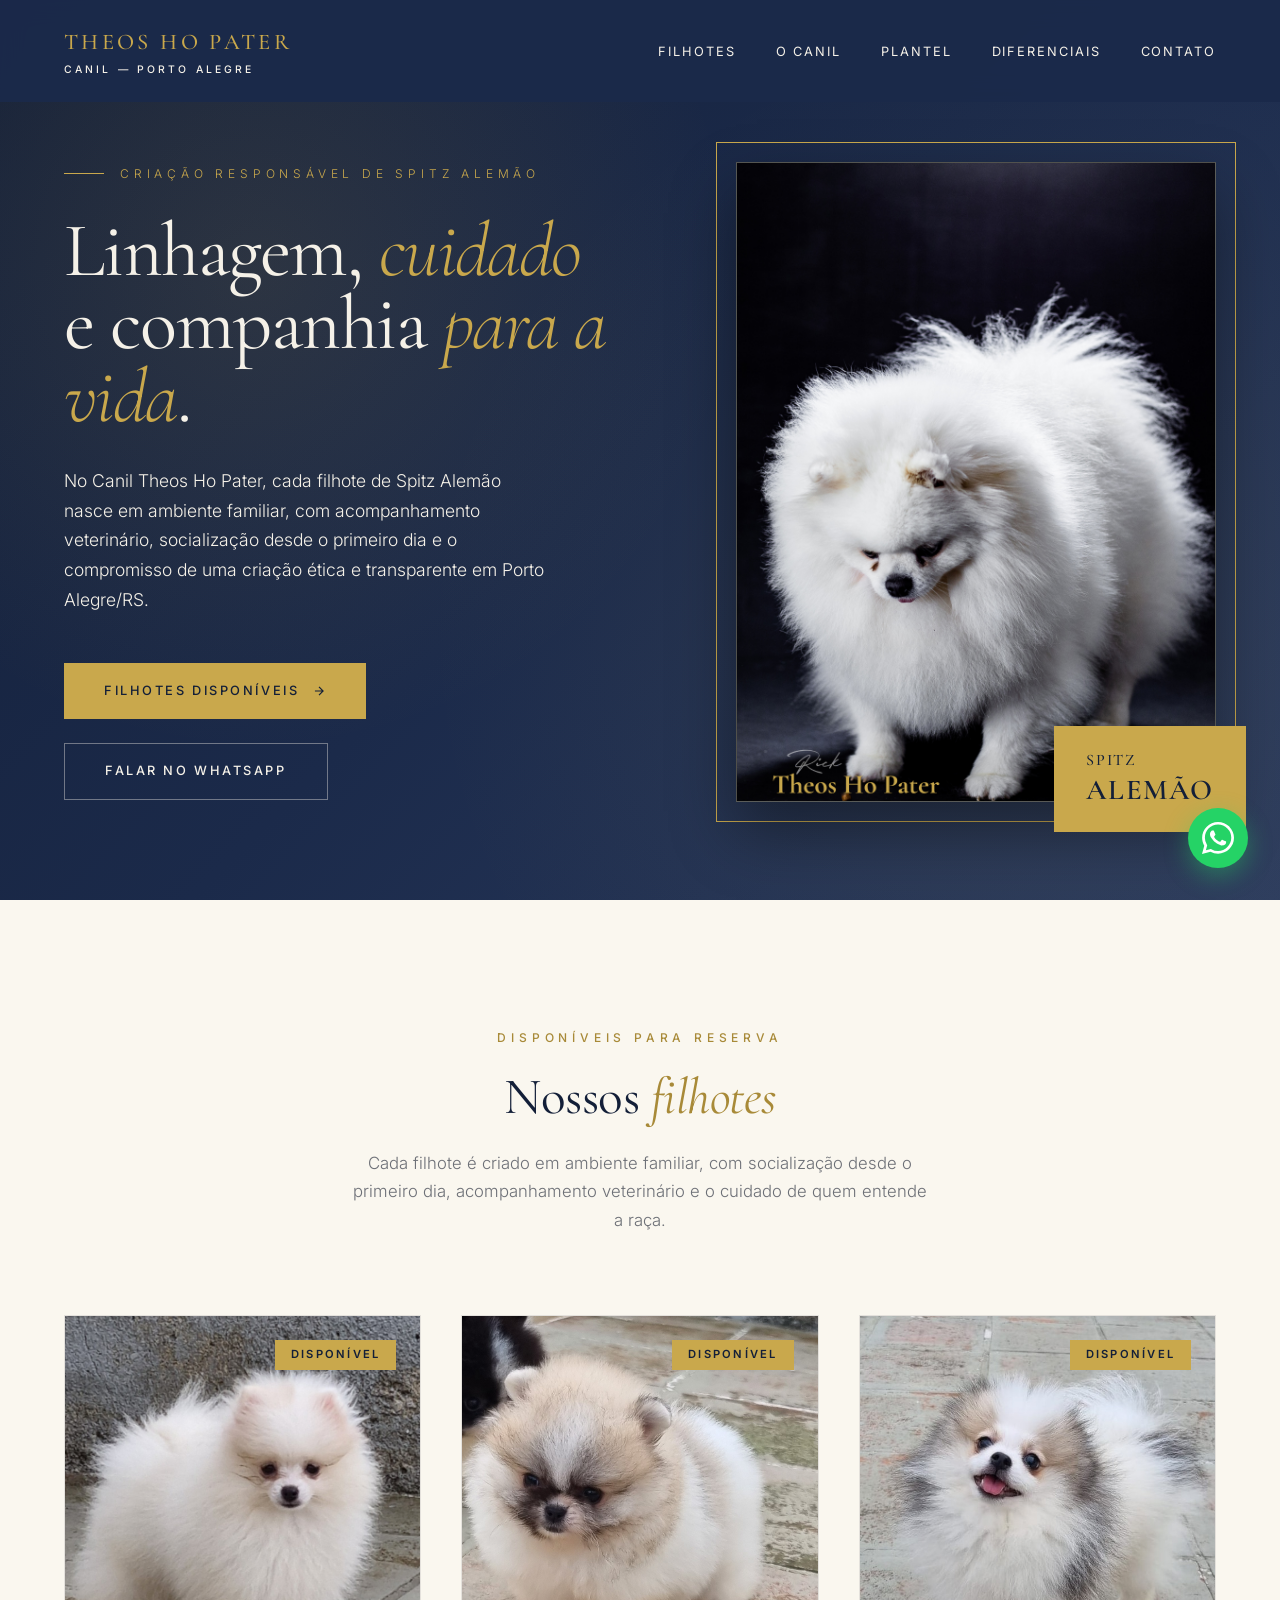
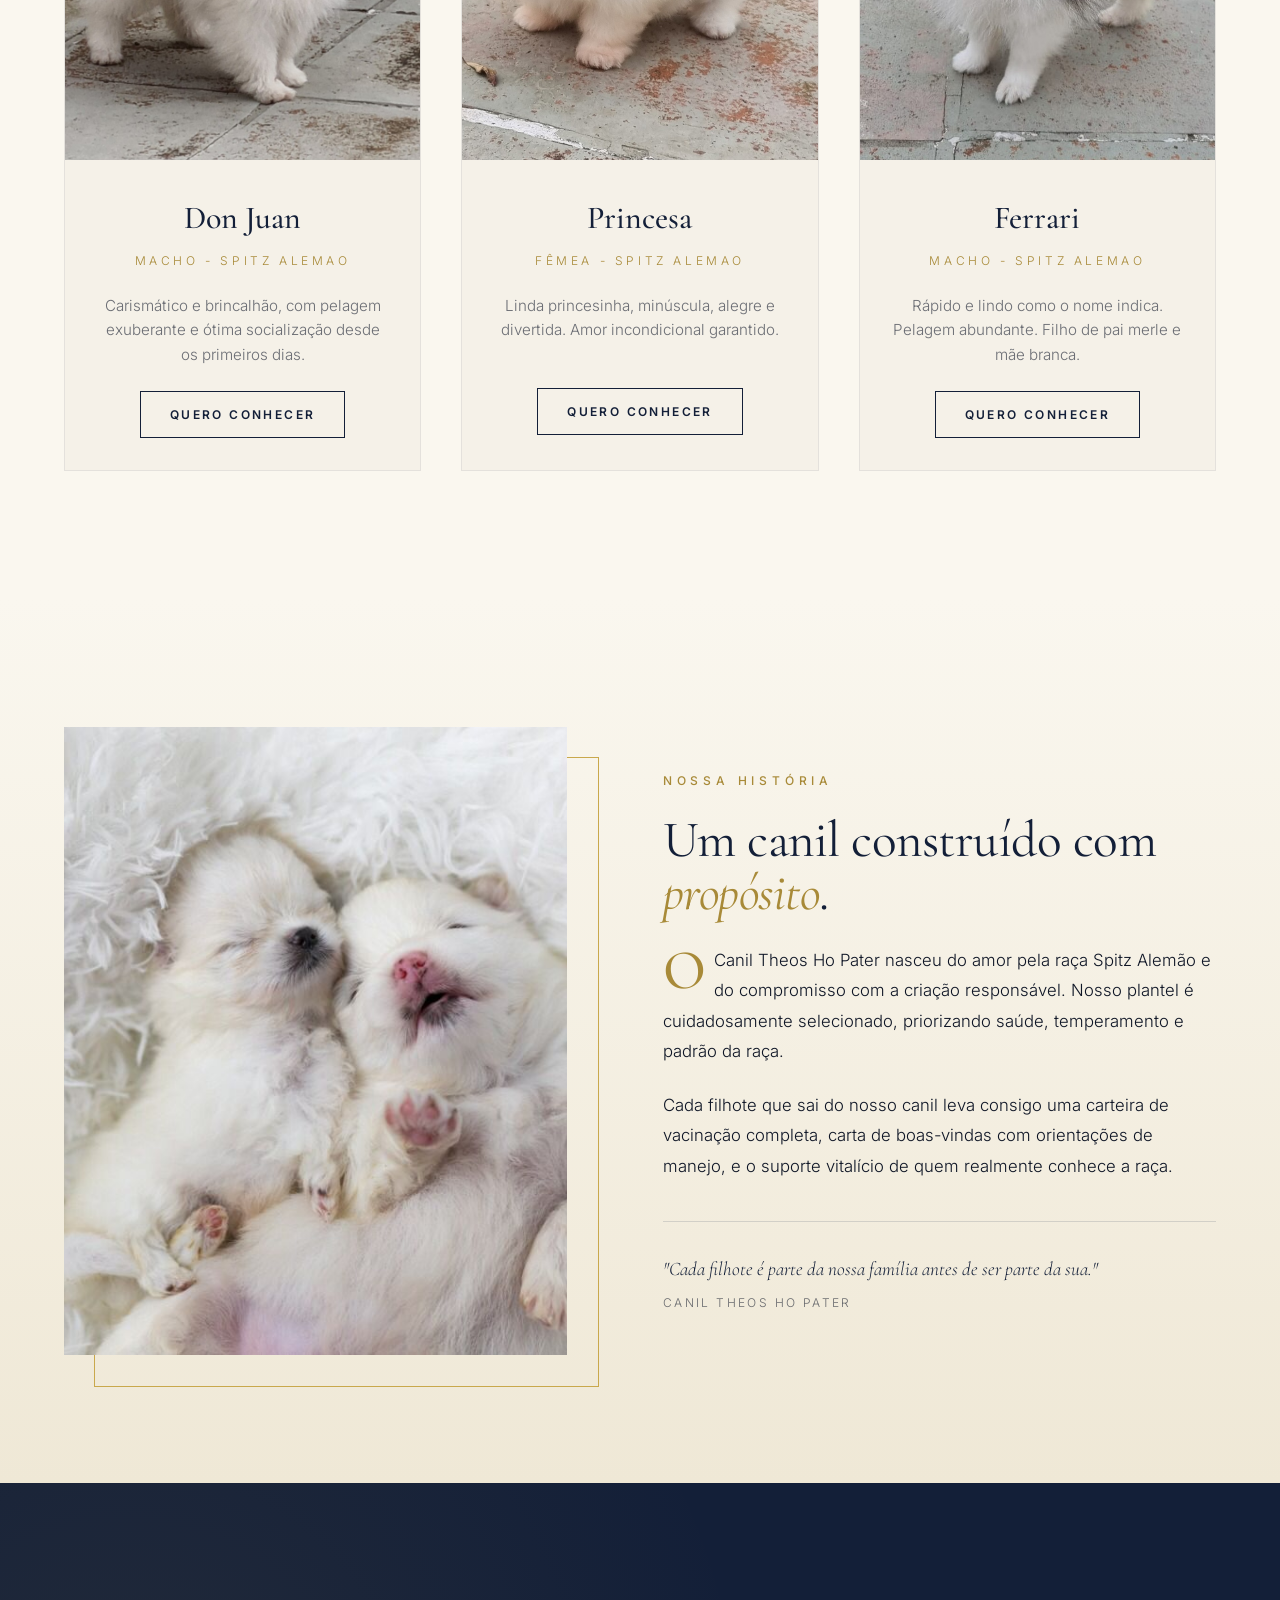
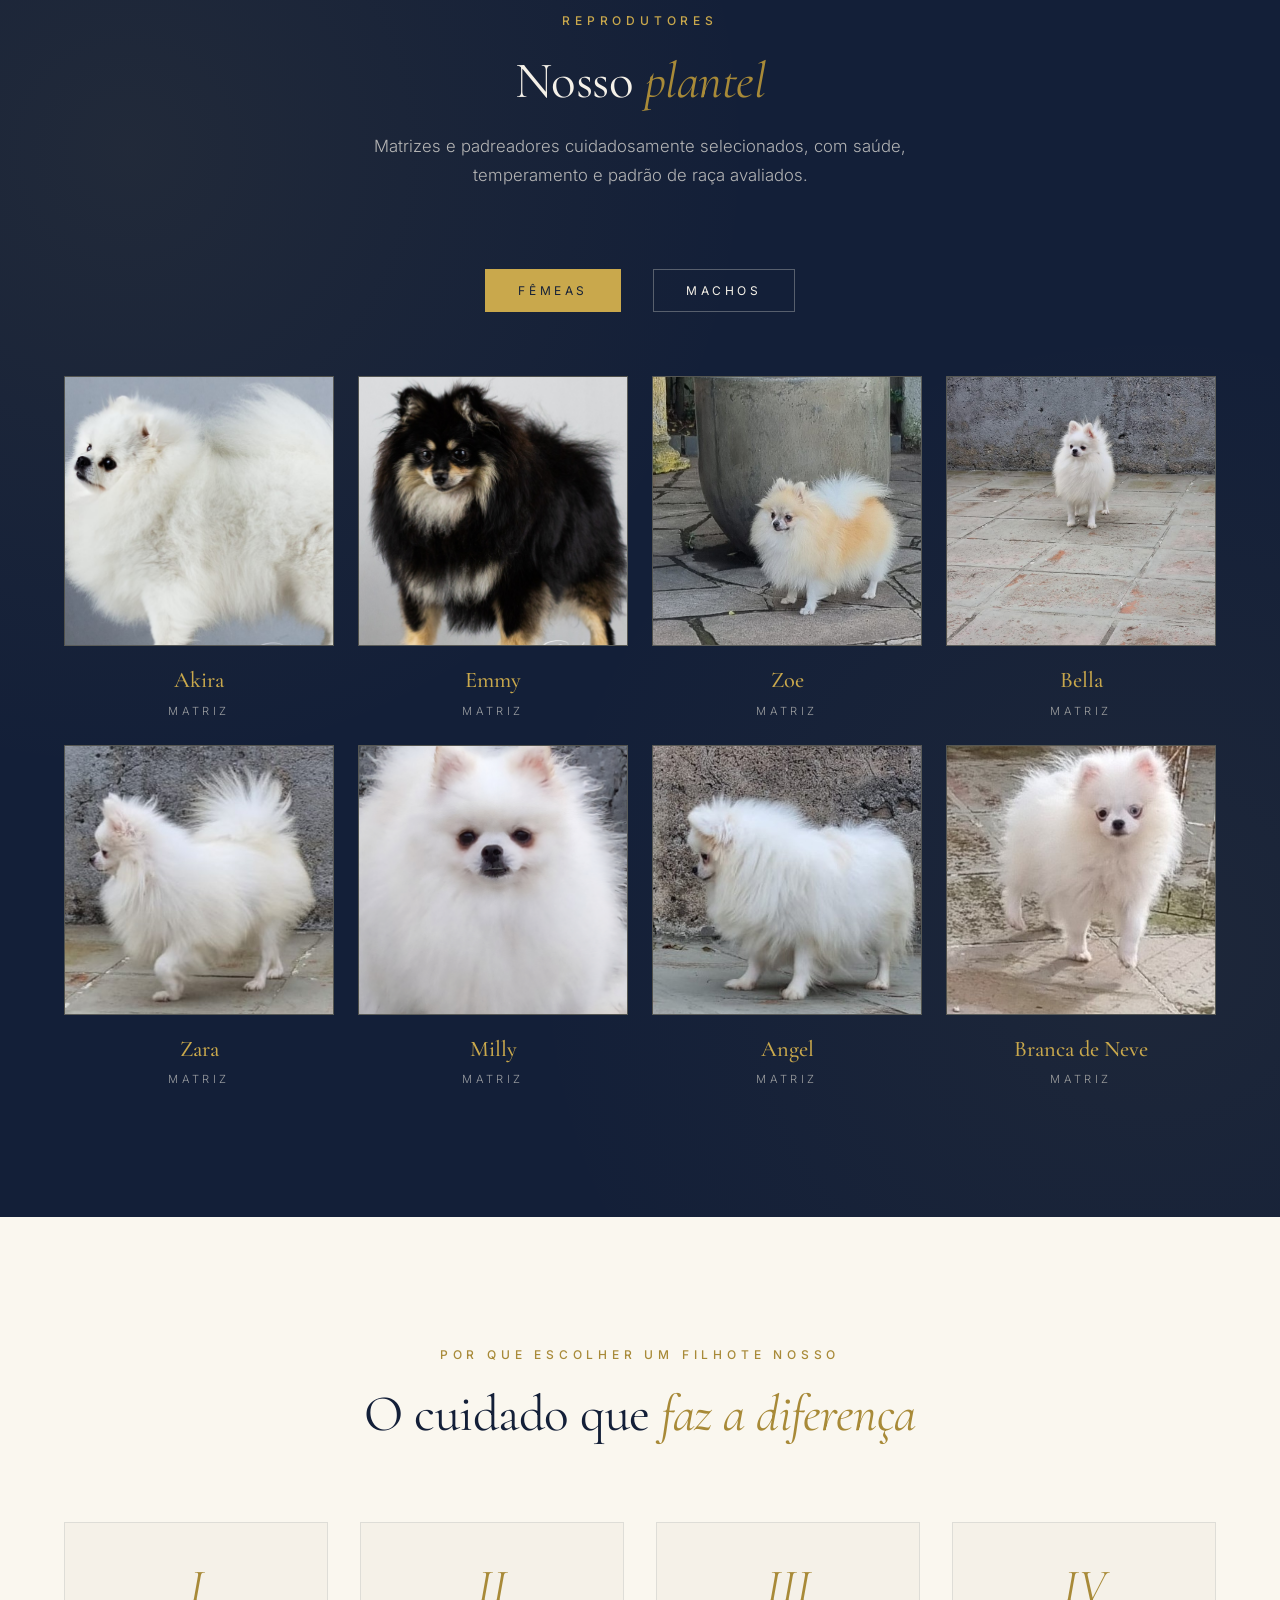
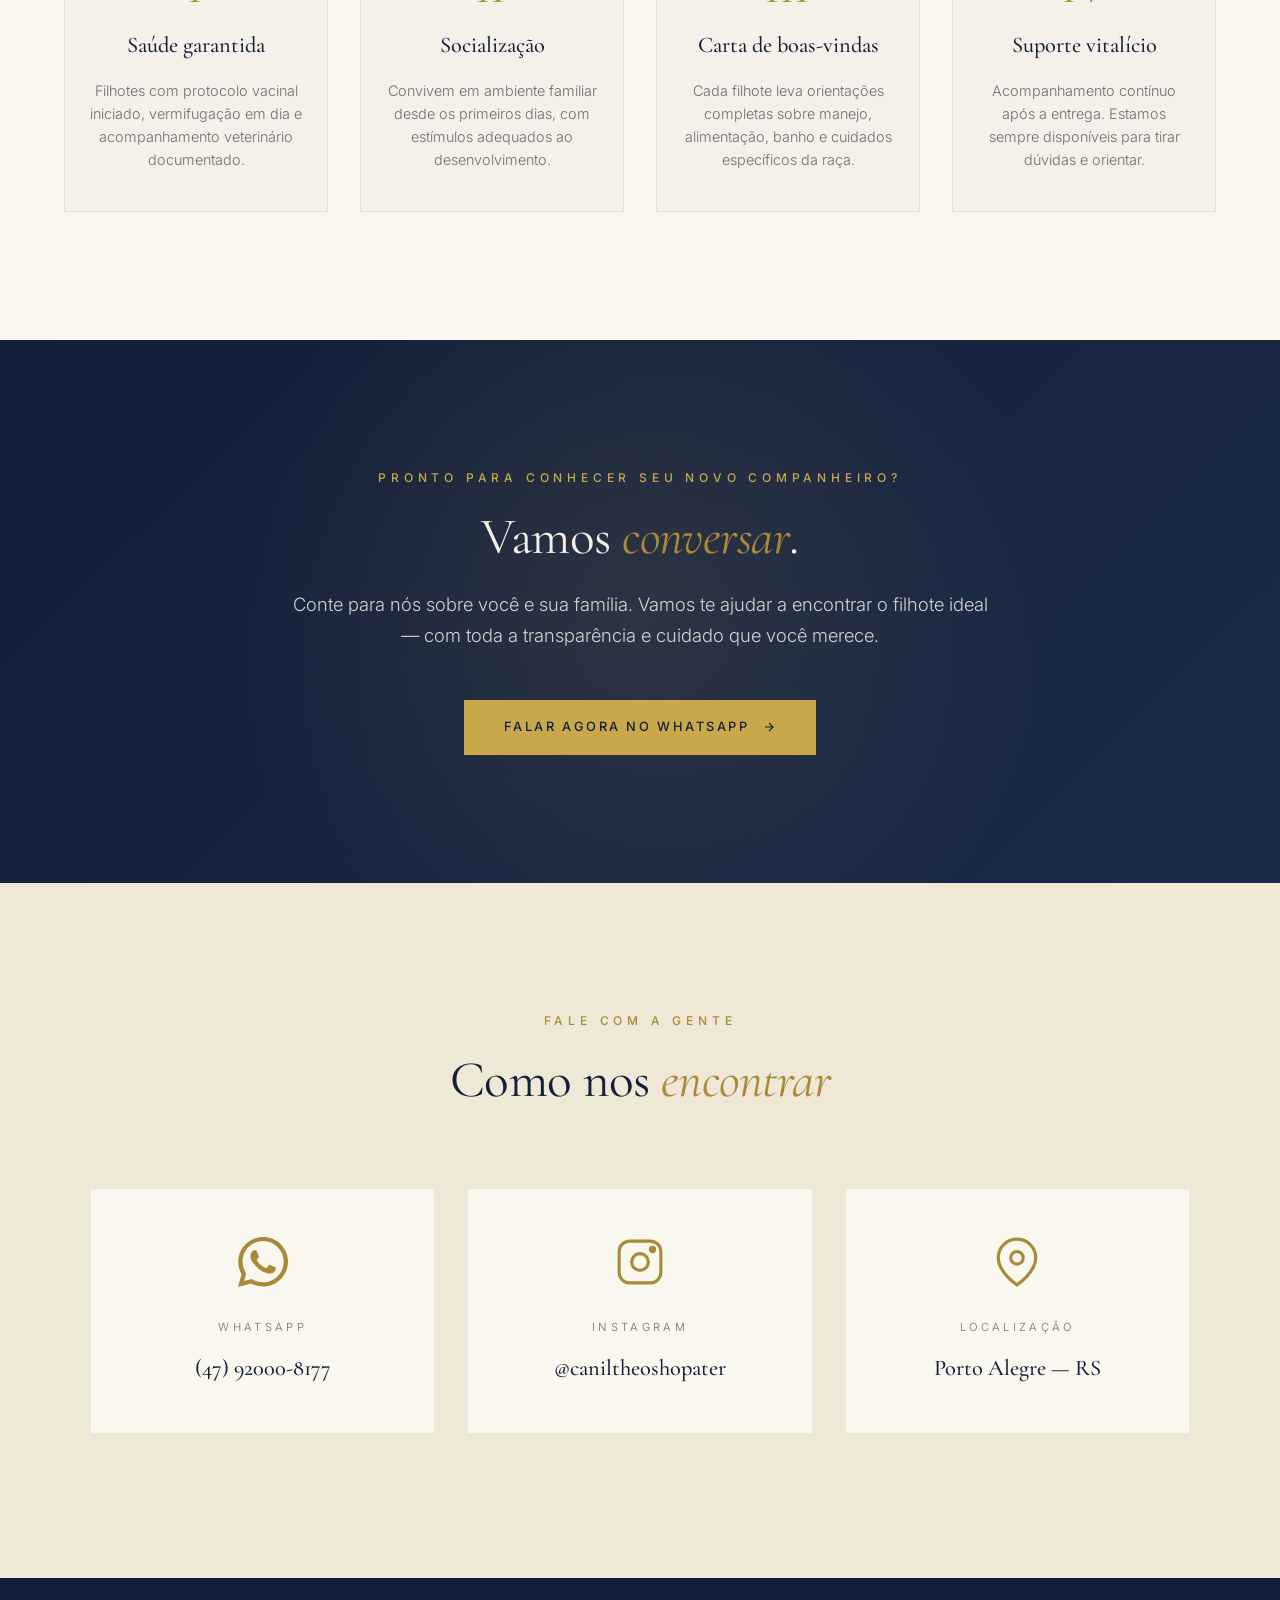
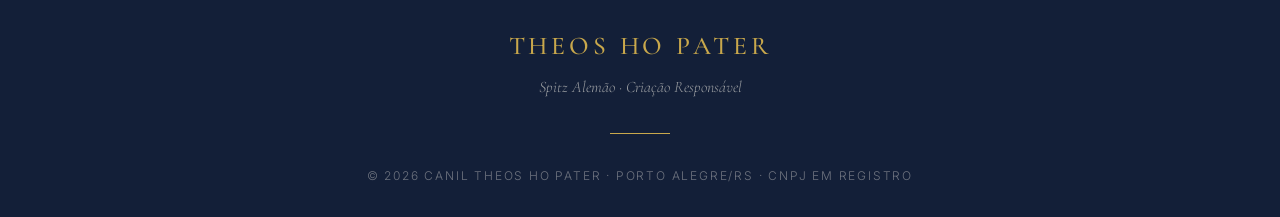
<file: index.html>
<!DOCTYPE html>
<html lang="pt-BR">
<head>
<meta charset="UTF-8">
<meta name="viewport" content="width=device-width, initial-scale=1.0">

<!-- ============ SEO PRIMARY ============ -->
<title>Canil Theos Ho Pater — Spitz Alemão (Lulu da Pomerânia) | Porto Alegre RS</title>
<meta name="description" content="Canil Theos Ho Pater — criação responsável de Spitz Alemão (Lulu da Pomerânia) em Porto Alegre/RS. Filhotes com pedigree, carteira de vacinação, suporte vitalício e atendimento personalizado.">
<meta name="keywords" content="spitz alemão, lulu da pomerânia, canil porto alegre, filhote spitz, canil theos ho pater, spitz RS, spitz Rio Grande do Sul, comprar filhote spitz alemão, canil de spitz, criador de spitz">
<meta name="author" content="Canil Theos Ho Pater">
<meta name="robots" content="index, follow, max-image-preview:large">
<meta name="googlebot" content="index, follow">
<link rel="canonical" href="https://www.caniltheoshopater.com.br/">

<!-- ============ OPEN GRAPH (Facebook, WhatsApp, Instagram) ============ -->
<meta property="og:type" content="website">
<meta property="og:url" content="https://www.caniltheoshopater.com.br/">
<meta property="og:title" content="Canil Theos Ho Pater — Spitz Alemão de linhagem">
<meta property="og:description" content="Criação responsável de Spitz Alemão (Lulu da Pomerânia) em Porto Alegre/RS. Filhotes com pedigree e suporte vitalício.">
<meta property="og:image" content="https://www.caniltheoshopater.com.br/images/og-cover.jpg">
<meta property="og:image:width" content="1200">
<meta property="og:image:height" content="630">
<meta property="og:locale" content="pt_BR">
<meta property="og:site_name" content="Canil Theos Ho Pater">

<!-- ============ TWITTER CARD ============ -->
<meta name="twitter:card" content="summary_large_image">
<meta name="twitter:title" content="Canil Theos Ho Pater — Spitz Alemão">
<meta name="twitter:description" content="Criação responsável de Spitz Alemão em Porto Alegre/RS.">
<meta name="twitter:image" content="https://www.caniltheoshopater.com.br/images/og-cover.jpg">

<!-- ============ STRUCTURED DATA — LOCAL BUSINESS ============ -->
<script type="application/ld+json">
{
  "@context": "https://schema.org",
  "@type": "PetStore",
  "name": "Canil Theos Ho Pater",
  "alternateName": "Canil Theos",
  "description": "Canil especializado em criação responsável de Spitz Alemão (Lulu da Pomerânia) em Porto Alegre/RS.",
  "url": "https://www.caniltheoshopater.com.br",
  "logo": "https://www.caniltheoshopater.com.br/images/logo.png",
  "image": "https://www.caniltheoshopater.com.br/images/og-cover.jpg",
  "telephone": "+5547920008177",
  "priceRange": "$$",
  "address": {
    "@type": "PostalAddress",
    "addressLocality": "Porto Alegre",
    "addressRegion": "RS",
    "addressCountry": "BR"
  },
  "geo": {
    "@type": "GeoCoordinates",
    "latitude": "-30.0346",
    "longitude": "-51.2177"
  },
  "areaServed": [
    {"@type": "State", "name": "Rio Grande do Sul"},
    {"@type": "State", "name": "Santa Catarina"}
  ],
  "sameAs": [
    "https://www.instagram.com/caniltheoshopater"
  ],
  "openingHoursSpecification": {
    "@type": "OpeningHoursSpecification",
    "dayOfWeek": ["Monday","Tuesday","Wednesday","Thursday","Friday","Saturday"],
    "opens": "09:00",
    "closes": "19:00"
  }
}
</script>

<!-- ============ STRUCTURED DATA — ORGANIZATION ============ -->
<script type="application/ld+json">
{
  "@context": "https://schema.org",
  "@type": "Organization",
  "name": "Canil Theos Ho Pater",
  "url": "https://www.caniltheoshopater.com.br",
  "logo": "https://www.caniltheoshopater.com.br/images/logo.png",
  "contactPoint": {
    "@type": "ContactPoint",
    "telephone": "+5547920008177",
    "contactType": "customer service",
    "areaServed": "BR",
    "availableLanguage": "Portuguese"
  }
}
</script>

<!-- ============ FAVICON ============ -->
<link rel="icon" type="image/png" href="/images/favicon.png">
<link rel="apple-touch-icon" href="/images/apple-touch-icon.png">

<!-- ============ FONTS ============ -->
<link rel="preconnect" href="https://fonts.googleapis.com">
<link rel="preconnect" href="https://fonts.gstatic.com" crossorigin>
<link href="https://fonts.googleapis.com/css2?family=Cormorant+Garamond:ital,wght@0,300;0,400;0,500;0,600;1,300;1,400&family=Inter:wght@300;400;500;600&display=swap" rel="stylesheet">

<link rel="stylesheet" href="/styles.css">
</head>
<body>

<!-- ============ NAVIGATION ============ -->
<nav id="nav">
    <div class="logo-nav">
        Theos Ho Pater
        <span>Canil — Porto Alegre</span>
    </div>
    <ul class="nav-links" id="navLinks">
        <li><a href="#filhotes">Filhotes</a></li>
        <li><a href="#sobre">O Canil</a></li>
        <li><a href="#plantel">Plantel</a></li>
        <li><a href="#diferenciais">Diferenciais</a></li>
        <li><a href="#contato">Contato</a></li>
    </ul>
    <button class="menu-toggle" onclick="toggleMenu()" aria-label="Menu">☰</button>
</nav>

<!-- ============ HERO ============ -->
<header class="hero">
    <div class="hero-content">
        <div class="hero-text">
            <div class="hero-eyebrow">Criação Responsável de Spitz Alemão</div>
            <h1>Linhagem, <em>cuidado</em><br>e companhia <em>para a vida</em>.</h1>
            <p class="hero-sub">
                No Canil Theos Ho Pater, cada filhote de Spitz Alemão nasce em ambiente familiar, com acompanhamento veterinário, socialização desde o primeiro dia e o compromisso de uma criação ética e transparente em Porto Alegre/RS.
            </p>
            <div class="hero-cta-group">
                <a href="#filhotes" class="btn-primary">
                    Filhotes disponíveis
                    <svg width="14" height="14" viewBox="0 0 24 24" fill="none" stroke="currentColor" stroke-width="2"><path d="M5 12h14M12 5l7 7-7 7"/></svg>
                </a>
                <a href="https://wa.me/5547920008177?text=Ol%C3%A1!%20Vim%20pelo%20site%20do%20canil%20e%20gostaria%20de%20mais%20informa%C3%A7%C3%B5es." class="btn-secondary" target="_blank" rel="noopener">
                    Falar no WhatsApp
                </a>
            </div>
        </div>
        <div class="hero-image-wrap">
            <div class="hero-frame"></div>
            <div class="hero-image" id="hero-image">
                <!-- Imagem carregada dinamicamente -->
                <div class="hero-image-placeholder">
                    <svg viewBox="0 0 24 24" fill="none" stroke="currentColor" stroke-width="1.5">
                        <path d="M4.5 12.5c0-1.5 1-3 2.5-3s2.5 1.5 2.5 3M14.5 12.5c0-1.5 1-3 2.5-3s2.5 1.5 2.5 3M8 16.5c0-1.5 1-3 2.5-3s2.5 1.5 2.5 3M16 16.5c-1 1-3 1.5-4 1.5s-3-.5-4-1.5"/>
                        <ellipse cx="12" cy="14" rx="4" ry="3"/>
                    </svg>
                    <p>Foto em destaque</p>
                </div>
            </div>
            <div class="hero-badge">
                Spitz<br><strong>Alemão</strong>
            </div>
        </div>
    </div>
</header>

<main>

<!-- ============ FILHOTES ============ -->
<section class="filhotes" id="filhotes" aria-labelledby="filhotes-title">
    <div class="section-header fade-in">
        <div class="section-eyebrow">Disponíveis para Reserva</div>
        <h2 class="section-title" id="filhotes-title">Nossos <em>filhotes</em></h2>
        <p class="section-desc">
            Cada filhote é criado em ambiente familiar, com socialização desde o primeiro dia, acompanhamento veterinário e o cuidado de quem entende a raça.
        </p>
    </div>

    <div class="filhotes-grid" id="filhotes-grid">
        <!-- Cards carregados dinamicamente -->
    </div>
</section>

<!-- ============ SOBRE ============ -->
<section class="sobre" id="sobre" aria-labelledby="sobre-title">
    <div class="sobre-grid">
        <div class="sobre-visual fade-in">
            <div class="sobre-visual-main" id="sobre-image">
                <svg viewBox="0 0 24 24" fill="none" stroke="currentColor" stroke-width="1"><path d="M12 2L4 7l8 5 8-5-8-5z"/><path d="M4 17l8 5 8-5"/><path d="M4 12l8 5 8-5"/></svg>
            </div>
        </div>
        <div class="sobre-content fade-in">
            <div class="section-eyebrow">Nossa História</div>
            <h2 class="section-title" id="sobre-title">Um canil construído com <em>propósito</em>.</h2>
            <p class="sobre-text">
                O Canil Theos Ho Pater nasceu do amor pela raça Spitz Alemão e do compromisso com a criação responsável. Nosso plantel é cuidadosamente selecionado, priorizando saúde, temperamento e padrão da raça.
            </p>
            <p class="sobre-text">
                Cada filhote que sai do nosso canil leva consigo uma carteira de vacinação completa, carta de boas-vindas com orientações de manejo, e o suporte vitalício de quem realmente conhece a raça.
            </p>
            <div class="sobre-signature">
                "Cada filhote é parte da nossa família antes de ser parte da sua."
                <span>Canil Theos Ho Pater</span>
            </div>
        </div>
    </div>
</section>

<!-- ============ PLANTEL ============ -->
<section class="plantel" id="plantel" aria-labelledby="plantel-title">
    <div class="section-header fade-in">
        <div class="section-eyebrow">Reprodutores</div>
        <h2 class="section-title" id="plantel-title">Nosso <em>plantel</em></h2>
        <p class="section-desc">
            Matrizes e padreadores cuidadosamente selecionados, com saúde, temperamento e padrão de raça avaliados.
        </p>
    </div>

    <div class="plantel-tabs">
        <button class="plantel-tab active" onclick="showPlantel('femeas', this)">Fêmeas</button>
        <button class="plantel-tab" onclick="showPlantel('machos', this)">Machos</button>
    </div>

    <div class="plantel-grid" id="plantel-femeas"></div>
    <div class="plantel-grid" id="plantel-machos" style="display:none"></div>
</section>

<!-- ============ DIFERENCIAIS ============ -->
<section class="diferenciais" id="diferenciais" aria-labelledby="dif-title">
    <div class="section-header fade-in">
        <div class="section-eyebrow">Por que escolher um filhote nosso</div>
        <h2 class="section-title" id="dif-title">O cuidado que <em>faz a diferença</em></h2>
    </div>

    <div class="dif-grid">
        <div class="dif-card fade-in">
            <div class="dif-number">I</div>
            <h3 class="dif-title">Saúde garantida</h3>
            <p class="dif-text">Filhotes com protocolo vacinal iniciado, vermifugação em dia e acompanhamento veterinário documentado.</p>
        </div>
        <div class="dif-card fade-in">
            <div class="dif-number">II</div>
            <h3 class="dif-title">Socialização</h3>
            <p class="dif-text">Convivem em ambiente familiar desde os primeiros dias, com estímulos adequados ao desenvolvimento.</p>
        </div>
        <div class="dif-card fade-in">
            <div class="dif-number">III</div>
            <h3 class="dif-title">Carta de boas-vindas</h3>
            <p class="dif-text">Cada filhote leva orientações completas sobre manejo, alimentação, banho e cuidados específicos da raça.</p>
        </div>
        <div class="dif-card fade-in">
            <div class="dif-number">IV</div>
            <h3 class="dif-title">Suporte vitalício</h3>
            <p class="dif-text">Acompanhamento contínuo após a entrega. Estamos sempre disponíveis para tirar dúvidas e orientar.</p>
        </div>
    </div>
</section>

<!-- ============ CTA FINAL ============ -->
<section class="cta-final" aria-labelledby="cta-title">
    <div class="cta-final-content">
        <div class="section-eyebrow">Pronto para conhecer seu novo companheiro?</div>
        <h2 class="section-title" id="cta-title">Vamos <em>conversar</em>.</h2>
        <p class="cta-final-text">
            Conte para nós sobre você e sua família. Vamos te ajudar a encontrar o filhote ideal — com toda a transparência e cuidado que você merece.
        </p>
        <a href="https://wa.me/5547920008177?text=Ol%C3%A1!%20Vim%20pelo%20site%20e%20gostaria%20de%20saber%20mais%20sobre%20os%20filhotes." class="btn-primary" target="_blank" rel="noopener">
            Falar agora no WhatsApp
            <svg width="14" height="14" viewBox="0 0 24 24" fill="none" stroke="currentColor" stroke-width="2"><path d="M5 12h14M12 5l7 7-7 7"/></svg>
        </a>
    </div>
</section>

<!-- ============ CONTATO ============ -->
<section class="contato" id="contato" aria-labelledby="contato-title">
    <div class="section-header fade-in">
        <div class="section-eyebrow">Fale com a gente</div>
        <h2 class="section-title" id="contato-title">Como nos <em>encontrar</em></h2>
    </div>

    <div class="contato-grid">
        <a href="https://wa.me/5547920008177" class="contato-card fade-in" target="_blank" rel="noopener">
            <svg class="contato-icon" viewBox="0 0 24 24" fill="currentColor" aria-hidden="true"><path d="M17.498 14.382c-.301-.15-1.767-.867-2.04-.966-.273-.101-.473-.15-.673.15-.197.295-.771.964-.944 1.162-.175.195-.349.21-.646.075-.3-.15-1.263-.465-2.403-1.485-.888-.795-1.484-1.77-1.66-2.07-.174-.3-.019-.465.13-.615.136-.135.301-.345.451-.523.146-.181.194-.301.297-.496.1-.21.049-.375-.025-.524-.075-.15-.672-1.62-.922-2.206-.24-.584-.487-.51-.672-.51-.172-.015-.371-.015-.571-.015-.2 0-.523.074-.797.359-.273.3-1.045 1.02-1.045 2.475s1.07 2.865 1.219 3.075c.149.195 2.105 3.195 5.1 4.485.714.3 1.27.48 1.704.629.714.227 1.365.195 1.88.121.574-.091 1.767-.721 2.016-1.426.255-.705.255-1.29.18-1.425-.074-.135-.27-.21-.57-.345m-5.446 7.443h-.016a9.87 9.87 0 0 1-5.031-1.378l-.361-.214-3.741.971.999-3.648-.235-.374a9.86 9.86 0 0 1-1.51-5.26c.001-5.45 4.436-9.884 9.888-9.884 2.64 0 5.122 1.03 6.988 2.898a9.825 9.825 0 0 1 2.893 6.994c-.003 5.45-4.437 9.885-9.885 9.885M20.52 3.449C18.24 1.245 15.24 0 12.045 0 5.463 0 .104 5.334.101 11.893c0 2.096.549 4.14 1.595 5.945L0 24l6.335-1.652a12.062 12.062 0 0 0 5.71 1.447h.006c6.585 0 11.946-5.336 11.949-11.896 0-3.176-1.24-6.165-3.495-8.411"/></svg>
            <div class="contato-label">WhatsApp</div>
            <div class="contato-value">(47) 92000-8177</div>
        </a>

        <a href="https://instagram.com/caniltheoshopater" class="contato-card fade-in" target="_blank" rel="noopener">
            <svg class="contato-icon" viewBox="0 0 24 24" fill="none" stroke="currentColor" stroke-width="1.5" aria-hidden="true"><rect x="2" y="2" width="20" height="20" rx="5"/><circle cx="12" cy="12" r="4"/><circle cx="18" cy="6" r="1" fill="currentColor"/></svg>
            <div class="contato-label">Instagram</div>
            <div class="contato-value">@caniltheoshopater</div>
        </a>

        <div class="contato-card fade-in" style="cursor:default">
            <svg class="contato-icon" viewBox="0 0 24 24" fill="none" stroke="currentColor" stroke-width="1.5" aria-hidden="true"><path d="M21 10c0 7-9 13-9 13s-9-6-9-13a9 9 0 0118 0z"/><circle cx="12" cy="10" r="3"/></svg>
            <div class="contato-label">Localização</div>
            <div class="contato-value">Porto Alegre — RS</div>
        </div>
    </div>
</section>

</main>

<!-- ============ FOOTER ============ -->
<footer>
    <div class="footer-logo">Theos Ho Pater</div>
    <p class="footer-tagline">Spitz Alemão · Criação Responsável</p>
    <div class="footer-divider"></div>
    <div class="footer-bottom">© 2026 Canil Theos Ho Pater · Porto Alegre/RS · CNPJ em registro</div>
</footer>

<!-- ============ WHATSAPP FLOATING ============ -->
<a href="https://wa.me/5547920008177?text=Ol%C3%A1!%20Vim%20pelo%20site%20do%20canil." class="whatsapp-float" target="_blank" rel="noopener" aria-label="Falar no WhatsApp">
    <svg viewBox="0 0 24 24" fill="currentColor" aria-hidden="true"><path d="M17.498 14.382c-.301-.15-1.767-.867-2.04-.966-.273-.101-.473-.15-.673.15-.197.295-.771.964-.944 1.162-.175.195-.349.21-.646.075-.3-.15-1.263-.465-2.403-1.485-.888-.795-1.484-1.77-1.66-2.07-.174-.3-.019-.465.13-.615.136-.135.301-.345.451-.523.146-.181.194-.301.297-.496.1-.21.049-.375-.025-.524-.075-.15-.672-1.62-.922-2.206-.24-.584-.487-.51-.672-.51-.172-.015-.371-.015-.571-.015-.2 0-.523.074-.797.359-.273.3-1.045 1.02-1.045 2.475s1.07 2.865 1.219 3.075c.149.195 2.105 3.195 5.1 4.485.714.3 1.27.48 1.704.629.714.227 1.365.195 1.88.121.574-.091 1.767-.721 2.016-1.426.255-.705.255-1.29.18-1.425-.074-.135-.27-.21-.57-.345m-5.446 7.443h-.016a9.87 9.87 0 0 1-5.031-1.378l-.361-.214-3.741.971.999-3.648-.235-.374a9.86 9.86 0 0 1-1.51-5.26c.001-5.45 4.436-9.884 9.888-9.884 2.64 0 5.122 1.03 6.988 2.898a9.825 9.825 0 0 1 2.893 6.994c-.003 5.45-4.437 9.885-9.885 9.885M20.52 3.449C18.24 1.245 15.24 0 12.045 0 5.463 0 .104 5.334.101 11.893c0 2.096.549 4.14 1.595 5.945L0 24l6.335-1.652a12.062 12.062 0 0 0 5.71 1.447h.006c6.585 0 11.946-5.336 11.949-11.896 0-3.176-1.24-6.165-3.495-8.411"/></svg>
</a>

<script src="/site.js" defer></script>

</body>
</html>
</file>
<file: styles.css>
:root {
    --navy: #1B2A4A;
    --navy-deep: #131F38;
    --navy-soft: #2A3B5F;
    --gold: #C9A84C;
    --gold-soft: #D4B968;
    --gold-deep: #A88A38;
    --cream: #F5F1E8;
    --cream-warm: #EFE8D6;
    --ink: #0F1626;
    --paper: #FAF7EF;
    --muted: rgba(15, 22, 38, 0.6);
}

* { margin: 0; padding: 0; box-sizing: border-box; }

html { scroll-behavior: smooth; }

body {
    font-family: 'Inter', -apple-system, BlinkMacSystemFont, sans-serif;
    font-weight: 300;
    color: var(--ink);
    background: var(--paper);
    line-height: 1.6;
    overflow-x: hidden;
}

img { max-width: 100%; display: block; }

.serif { font-family: 'Cormorant Garamond', serif; }

/* ============ NAVIGATION ============ */
nav {
    position: fixed;
    top: 0;
    left: 0;
    right: 0;
    z-index: 100;
    padding: 1.5rem 4rem;
    display: flex;
    justify-content: space-between;
    align-items: center;
    background: rgba(27, 42, 74, 0.95);
    backdrop-filter: blur(12px);
    -webkit-backdrop-filter: blur(12px);
    transition: padding 0.3s ease;
}

nav.scrolled { padding: 1rem 4rem; }

.logo-nav {
    font-family: 'Cormorant Garamond', serif;
    font-size: 1.4rem;
    color: var(--gold);
    letter-spacing: 0.15em;
    text-transform: uppercase;
    font-weight: 500;
}

.logo-nav span { display: block; font-size: 0.65rem; letter-spacing: 0.3em; color: var(--cream); margin-top: 2px; font-family: 'Inter', sans-serif; }

.nav-links { display: flex; gap: 2.5rem; list-style: none; }

.nav-links a {
    color: var(--cream);
    text-decoration: none;
    font-size: 0.8rem;
    letter-spacing: 0.15em;
    text-transform: uppercase;
    font-weight: 400;
    position: relative;
    transition: color 0.3s;
}

.nav-links a::after {
    content: '';
    position: absolute;
    bottom: -6px;
    left: 0;
    width: 0;
    height: 1px;
    background: var(--gold);
    transition: width 0.3s ease;
}

.nav-links a:hover { color: var(--gold); }
.nav-links a:hover::after { width: 100%; }

.menu-toggle { display: none; background: none; border: none; color: var(--cream); font-size: 1.5rem; cursor: pointer; }

/* ============ HERO ============ */
.hero {
    min-height: 100vh;
    background: linear-gradient(135deg, var(--navy-deep) 0%, var(--navy) 50%, var(--navy-soft) 100%);
    position: relative;
    display: flex;
    align-items: center;
    padding: 8rem 4rem 4rem;
    overflow: hidden;
}

.hero::before {
    content: '';
    position: absolute;
    inset: 0;
    background-image:
        radial-gradient(circle at 20% 30%, rgba(201, 168, 76, 0.12), transparent 40%),
        radial-gradient(circle at 80% 70%, rgba(201, 168, 76, 0.08), transparent 50%);
    pointer-events: none;
}

.hero-content {
    max-width: 1400px;
    margin: 0 auto;
    width: 100%;
    display: grid;
    grid-template-columns: 1.2fr 1fr;
    gap: 6rem;
    align-items: center;
    position: relative;
    z-index: 2;
}

.hero-eyebrow {
    color: var(--gold);
    font-size: 0.75rem;
    letter-spacing: 0.4em;
    text-transform: uppercase;
    margin-bottom: 2rem;
    display: flex;
    align-items: center;
    gap: 1rem;
    opacity: 0;
    animation: fadeUp 1s ease 0.2s forwards;
}

.hero-eyebrow::before {
    content: '';
    width: 40px;
    height: 1px;
    background: var(--gold);
}

.hero h1 {
    font-family: 'Cormorant Garamond', serif;
    font-size: clamp(3rem, 6vw, 5.5rem);
    line-height: 0.95;
    color: var(--cream);
    font-weight: 400;
    margin-bottom: 2rem;
    letter-spacing: -0.02em;
    opacity: 0;
    animation: fadeUp 1s ease 0.4s forwards;
}

.hero h1 em {
    font-style: italic;
    color: var(--gold);
    font-weight: 300;
}

.hero-sub {
    color: var(--cream);
    font-size: 1.1rem;
    line-height: 1.7;
    max-width: 480px;
    margin-bottom: 3rem;
    opacity: 0;
    animation: fadeUp 1s ease 0.6s forwards;
    font-weight: 300;
}

.hero-cta-group {
    display: flex;
    gap: 1.5rem;
    flex-wrap: wrap;
    opacity: 0;
    animation: fadeUp 1s ease 0.8s forwards;
}

.btn-primary, .btn-secondary {
    padding: 1.1rem 2.5rem;
    text-decoration: none;
    font-size: 0.8rem;
    letter-spacing: 0.2em;
    text-transform: uppercase;
    font-weight: 500;
    transition: all 0.4s ease;
    display: inline-flex;
    align-items: center;
    gap: 0.8rem;
    cursor: pointer;
    border: none;
}

.btn-primary {
    background: var(--gold);
    color: var(--navy-deep);
}

.btn-primary:hover {
    background: var(--gold-soft);
    transform: translateY(-2px);
    box-shadow: 0 12px 30px rgba(201, 168, 76, 0.3);
}

.btn-secondary {
    background: transparent;
    color: var(--cream);
    border: 1px solid rgba(245, 241, 232, 0.4);
}

.btn-secondary:hover {
    border-color: var(--gold);
    color: var(--gold);
}

.hero-image-wrap {
    position: relative;
    opacity: 0;
    animation: fadeIn 1.2s ease 0.6s forwards;
}

.hero-image {
    aspect-ratio: 3/4;
    background: linear-gradient(135deg, var(--navy-soft), var(--navy));
    border: 1px solid rgba(201, 168, 76, 0.3);
    position: relative;
    overflow: hidden;
    box-shadow: 0 30px 60px rgba(0,0,0,0.4);
}

.hero-image img {
    width: 100%;
    height: 100%;
    object-fit: cover;
}

.hero-image-placeholder {
    position: absolute;
    inset: 0;
    display: flex;
    flex-direction: column;
    align-items: center;
    justify-content: center;
    color: var(--gold);
    text-align: center;
    padding: 2rem;
}

.hero-image-placeholder svg {
    width: 80px;
    height: 80px;
    margin-bottom: 1rem;
    opacity: 0.6;
}

.hero-image-placeholder p {
    font-family: 'Cormorant Garamond', serif;
    font-size: 1.1rem;
    letter-spacing: 0.1em;
}

.hero-frame {
    position: absolute;
    inset: -20px;
    border: 1px solid var(--gold);
    z-index: -1;
}

.hero-badge {
    position: absolute;
    bottom: -30px;
    right: -30px;
    background: var(--gold);
    color: var(--navy-deep);
    padding: 1.5rem 2rem;
    font-family: 'Cormorant Garamond', serif;
    font-size: 1rem;
    letter-spacing: 0.1em;
    text-transform: uppercase;
    font-weight: 500;
    line-height: 1.3;
}

.hero-badge strong { display: block; font-size: 1.8rem; font-weight: 600; }

/* ============ SECTION BASE ============ */
section { padding: 8rem 4rem; position: relative; }

.section-header {
    text-align: center;
    max-width: 700px;
    margin: 0 auto 5rem;
}

.section-eyebrow {
    color: var(--gold-deep);
    font-size: 0.75rem;
    letter-spacing: 0.4em;
    text-transform: uppercase;
    margin-bottom: 1.5rem;
    font-weight: 500;
}

.section-title {
    font-family: 'Cormorant Garamond', serif;
    font-size: clamp(2.2rem, 4vw, 3.5rem);
    line-height: 1.05;
    color: var(--navy-deep);
    font-weight: 400;
    margin-bottom: 1.5rem;
    letter-spacing: -0.01em;
}

.section-title em {
    font-style: italic;
    color: var(--gold-deep);
}

.section-desc {
    font-size: 1.05rem;
    color: var(--muted);
    max-width: 580px;
    margin: 0 auto;
    line-height: 1.7;
}

/* ============ FILHOTES ============ */
.filhotes { background: var(--paper); }

.filhotes-grid {
    display: grid;
    grid-template-columns: repeat(3, 1fr);
    gap: 2.5rem;
    max-width: 1300px;
    margin: 0 auto;
}

.filhote-card {
    background: var(--cream);
    overflow: hidden;
    transition: transform 0.5s ease, box-shadow 0.5s ease;
    position: relative;
    border: 1px solid rgba(27, 42, 74, 0.08);
}

.filhote-card:hover {
    transform: translateY(-8px);
    box-shadow: 0 30px 60px rgba(27, 42, 74, 0.15);
}

.filhote-img {
    aspect-ratio: 4/5;
    background: linear-gradient(135deg, var(--cream-warm), var(--cream));
    position: relative;
    display: flex;
    align-items: center;
    justify-content: center;
    overflow: hidden;
}

.filhote-img img {
    width: 100%;
    height: 100%;
    object-fit: cover;
}

.filhote-img-placeholder {
    position: absolute;
    inset: 1rem;
    border: 1px solid rgba(201, 168, 76, 0.3);
    display: flex;
    align-items: center;
    justify-content: center;
}

.filhote-img-placeholder svg {
    width: 60px;
    height: 60px;
    opacity: 0.3;
    color: var(--navy);
}

.filhote-tag {
    position: absolute;
    top: 1.5rem;
    right: 1.5rem;
    background: var(--gold);
    color: var(--navy-deep);
    padding: 0.4rem 1rem;
    font-size: 0.7rem;
    letter-spacing: 0.2em;
    text-transform: uppercase;
    font-weight: 600;
    z-index: 2;
}

.filhote-body {
    padding: 2rem;
    text-align: center;
}

.filhote-name {
    font-family: 'Cormorant Garamond', serif;
    font-size: 2rem;
    color: var(--navy-deep);
    margin-bottom: 0.5rem;
    font-weight: 500;
}

.filhote-meta {
    color: var(--gold-deep);
    font-size: 0.75rem;
    letter-spacing: 0.3em;
    text-transform: uppercase;
    margin-bottom: 1.5rem;
}

.filhote-desc {
    color: var(--muted);
    font-size: 0.95rem;
    margin-bottom: 1.5rem;
    line-height: 1.6;
    min-height: 70px;
}

.filhote-btn {
    display: inline-flex;
    align-items: center;
    gap: 0.6rem;
    color: var(--navy-deep);
    text-decoration: none;
    font-size: 0.75rem;
    letter-spacing: 0.2em;
    text-transform: uppercase;
    font-weight: 600;
    padding: 0.8rem 1.8rem;
    border: 1px solid var(--navy-deep);
    transition: all 0.3s;
}

.filhote-btn:hover {
    background: var(--navy-deep);
    color: var(--gold);
}

.empty-state {
    grid-column: 1 / -1;
    text-align: center;
    padding: 4rem 2rem;
    color: var(--muted);
    font-style: italic;
    font-family: 'Cormorant Garamond', serif;
    font-size: 1.3rem;
}

/* ============ SOBRE ============ */
.sobre {
    background: linear-gradient(180deg, var(--paper) 0%, var(--cream-warm) 100%);
    position: relative;
}

.sobre-grid {
    display: grid;
    grid-template-columns: 1fr 1.1fr;
    gap: 6rem;
    align-items: center;
    max-width: 1300px;
    margin: 0 auto;
}

.sobre-visual {
    position: relative;
    aspect-ratio: 4/5;
}

.sobre-visual-main {
    width: 100%;
    height: 100%;
    background: linear-gradient(135deg, var(--navy), var(--navy-deep));
    display: flex;
    align-items: center;
    justify-content: center;
    color: var(--gold);
    overflow: hidden;
}

.sobre-visual-main img {
    width: 100%;
    height: 100%;
    object-fit: cover;
}

.sobre-visual-main svg { width: 120px; height: 120px; opacity: 0.5; }

.sobre-visual::before {
    content: '';
    position: absolute;
    top: 30px;
    left: 30px;
    width: 100%;
    height: 100%;
    border: 1px solid var(--gold);
    z-index: -1;
}

.sobre-content .section-title { text-align: left; }
.sobre-content .section-eyebrow { text-align: left; }

.sobre-text {
    font-size: 1.05rem;
    color: var(--ink);
    line-height: 1.8;
    margin-bottom: 1.5rem;
    font-weight: 300;
}

.sobre-text:first-of-type::first-letter {
    font-family: 'Cormorant Garamond', serif;
    font-size: 3.5rem;
    float: left;
    line-height: 0.9;
    margin-right: 0.5rem;
    color: var(--gold-deep);
    font-weight: 500;
}

.sobre-signature {
    margin-top: 2.5rem;
    padding-top: 2rem;
    border-top: 1px solid rgba(27, 42, 74, 0.15);
    font-family: 'Cormorant Garamond', serif;
    font-style: italic;
    font-size: 1.2rem;
    color: var(--navy-deep);
}

.sobre-signature span {
    display: block;
    font-family: 'Inter', sans-serif;
    font-size: 0.75rem;
    letter-spacing: 0.2em;
    text-transform: uppercase;
    color: var(--muted);
    margin-top: 0.5rem;
    font-style: normal;
}

/* ============ PLANTEL ============ */
.plantel {
    background: var(--navy-deep);
    color: var(--cream);
    position: relative;
    overflow: hidden;
}

.plantel::before {
    content: '';
    position: absolute;
    inset: 0;
    background-image:
        radial-gradient(circle at 10% 20%, rgba(201, 168, 76, 0.08), transparent 40%),
        radial-gradient(circle at 90% 80%, rgba(201, 168, 76, 0.06), transparent 40%);
    pointer-events: none;
}

.plantel .section-title { color: var(--cream); }
.plantel .section-eyebrow { color: var(--gold); }
.plantel .section-desc { color: rgba(245, 241, 232, 0.7); }

.plantel-tabs {
    display: flex;
    justify-content: center;
    gap: 2rem;
    margin-bottom: 4rem;
}

.plantel-tab {
    background: none;
    border: 1px solid rgba(245, 241, 232, 0.3);
    color: var(--cream);
    padding: 0.8rem 2rem;
    font-size: 0.75rem;
    letter-spacing: 0.3em;
    text-transform: uppercase;
    cursor: pointer;
    transition: all 0.3s;
    font-family: 'Inter', sans-serif;
}

.plantel-tab.active, .plantel-tab:hover {
    background: var(--gold);
    color: var(--navy-deep);
    border-color: var(--gold);
}

.plantel-grid {
    display: grid;
    grid-template-columns: repeat(4, 1fr);
    gap: 1.5rem;
    max-width: 1300px;
    margin: 0 auto;
}

.plantel-card {
    text-align: center;
    transition: transform 0.4s;
}

.plantel-card:hover { transform: translateY(-6px); }

.plantel-img {
    aspect-ratio: 1;
    background: linear-gradient(135deg, var(--navy-soft), var(--navy));
    border: 1px solid rgba(201, 168, 76, 0.3);
    display: flex;
    align-items: center;
    justify-content: center;
    margin-bottom: 1rem;
    position: relative;
    overflow: hidden;
}

.plantel-img img {
    width: 100%;
    height: 100%;
    object-fit: cover;
}

.plantel-img svg {
    width: 50px;
    height: 50px;
    color: var(--gold);
    opacity: 0.5;
}

.plantel-name {
    font-family: 'Cormorant Garamond', serif;
    font-size: 1.4rem;
    color: var(--gold);
    margin-bottom: 0.3rem;
    font-weight: 500;
}

.plantel-role {
    font-size: 0.7rem;
    letter-spacing: 0.3em;
    text-transform: uppercase;
    color: rgba(245, 241, 232, 0.6);
}

/* ============ DIFERENCIAIS ============ */
.diferenciais { background: var(--paper); }

.dif-grid {
    display: grid;
    grid-template-columns: repeat(4, 1fr);
    gap: 2rem;
    max-width: 1300px;
    margin: 0 auto;
}

.dif-card {
    text-align: center;
    padding: 2.5rem 1.5rem;
    border: 1px solid rgba(27, 42, 74, 0.1);
    background: var(--cream);
    transition: all 0.4s;
    position: relative;
}

.dif-card:hover {
    border-color: var(--gold);
    transform: translateY(-4px);
}

.dif-number {
    font-family: 'Cormorant Garamond', serif;
    font-size: 3rem;
    color: var(--gold-deep);
    font-style: italic;
    margin-bottom: 1rem;
    font-weight: 400;
    line-height: 1;
}

.dif-title {
    font-family: 'Cormorant Garamond', serif;
    font-size: 1.4rem;
    color: var(--navy-deep);
    margin-bottom: 1rem;
    font-weight: 500;
}

.dif-text {
    color: var(--muted);
    font-size: 0.9rem;
    line-height: 1.6;
}

/* ============ CTA FINAL ============ */
.cta-final {
    background: linear-gradient(135deg, var(--navy-deep), var(--navy));
    color: var(--cream);
    text-align: center;
    position: relative;
    overflow: hidden;
}

.cta-final::before {
    content: '';
    position: absolute;
    inset: 0;
    background-image: radial-gradient(circle at 50% 50%, rgba(201, 168, 76, 0.12), transparent 60%);
}

.cta-final-content { position: relative; z-index: 2; max-width: 700px; margin: 0 auto; }

.cta-final .section-title { color: var(--cream); }
.cta-final .section-eyebrow { color: var(--gold); }

.cta-final-text {
    font-size: 1.15rem;
    color: rgba(245, 241, 232, 0.85);
    margin-bottom: 3rem;
    line-height: 1.7;
}

/* ============ CONTATO ============ */
.contato {
    background: var(--cream-warm);
    padding: 8rem 4rem 4rem;
}

.contato-grid {
    display: grid;
    grid-template-columns: repeat(3, 1fr);
    gap: 2rem;
    max-width: 1100px;
    margin: 0 auto 5rem;
}

.contato-card {
    text-align: center;
    padding: 3rem 2rem;
    background: var(--paper);
    border: 1px solid rgba(27, 42, 74, 0.08);
    transition: all 0.3s;
    text-decoration: none;
    color: var(--ink);
    display: block;
}

.contato-card:hover {
    border-color: var(--gold);
    transform: translateY(-4px);
    box-shadow: 0 20px 40px rgba(27, 42, 74, 0.1);
}

.contato-icon {
    width: 50px;
    height: 50px;
    margin: 0 auto 1.5rem;
    color: var(--gold-deep);
}

.contato-label {
    font-size: 0.7rem;
    letter-spacing: 0.3em;
    text-transform: uppercase;
    color: var(--muted);
    margin-bottom: 0.8rem;
}

.contato-value {
    font-family: 'Cormorant Garamond', serif;
    font-size: 1.4rem;
    color: var(--navy-deep);
    font-weight: 500;
}

/* ============ FOOTER ============ */
footer {
    background: var(--navy-deep);
    color: var(--cream);
    padding: 3rem 4rem 2rem;
    text-align: center;
}

.footer-logo {
    font-family: 'Cormorant Garamond', serif;
    font-size: 1.6rem;
    color: var(--gold);
    letter-spacing: 0.15em;
    text-transform: uppercase;
    margin-bottom: 0.5rem;
    font-weight: 500;
}

.footer-tagline {
    font-style: italic;
    color: rgba(245, 241, 232, 0.6);
    font-family: 'Cormorant Garamond', serif;
    margin-bottom: 2rem;
}

.footer-divider {
    width: 60px;
    height: 1px;
    background: var(--gold);
    margin: 2rem auto;
}

.footer-bottom {
    font-size: 0.75rem;
    letter-spacing: 0.15em;
    color: rgba(245, 241, 232, 0.4);
    text-transform: uppercase;
}

/* ============ FLOATING WHATSAPP ============ */
.whatsapp-float {
    position: fixed;
    bottom: 2rem;
    right: 2rem;
    width: 60px;
    height: 60px;
    background: #25D366;
    border-radius: 50%;
    display: flex;
    align-items: center;
    justify-content: center;
    box-shadow: 0 8px 25px rgba(37, 211, 102, 0.4);
    z-index: 99;
    transition: transform 0.3s;
    text-decoration: none;
}

.whatsapp-float:hover { transform: scale(1.1); }

.whatsapp-float svg { width: 32px; height: 32px; color: white; }

/* ============ ANIMATIONS ============ */
@keyframes fadeUp {
    from { opacity: 0; transform: translateY(30px); }
    to { opacity: 1; transform: translateY(0); }
}

@keyframes fadeIn {
    from { opacity: 0; }
    to { opacity: 1; }
}

/* Fade-in com fallback: começa visível, só escurece se JS adicionar classe */
.fade-in {
    opacity: 1;
    transform: translateY(0);
    transition: opacity 0.8s ease, transform 0.8s ease;
}

/* Se JS está ativo, inicia invisível (estado "armed") */
.js-ready .fade-in:not(.visible) {
    opacity: 0;
    transform: translateY(30px);
}

.fade-in.visible {
    opacity: 1;
    transform: translateY(0);
}

/* Acessibilidade: respeita preferência de reduzir movimento */
@media (prefers-reduced-motion: reduce) {
    .fade-in, .js-ready .fade-in:not(.visible) {
        opacity: 1 !important;
        transform: none !important;
        transition: none;
    }
}

/* ============ RESPONSIVE ============ */
@media (max-width: 1024px) {
    nav { padding: 1rem 2rem; }
    nav.scrolled { padding: 0.8rem 2rem; }
    section { padding: 5rem 2rem; }
    .hero { padding: 7rem 2rem 4rem; }
    .hero-content { grid-template-columns: 1fr; gap: 3rem; }
    .hero-image-wrap { max-width: 400px; margin: 0 auto; }
    .filhotes-grid { grid-template-columns: repeat(2, 1fr); }
    .sobre-grid { grid-template-columns: 1fr; gap: 3rem; }
    .plantel-grid { grid-template-columns: repeat(3, 1fr); }
    .dif-grid { grid-template-columns: repeat(2, 1fr); }
    .contato { padding: 5rem 2rem 3rem; }
    .contato-grid { grid-template-columns: 1fr; }
}

@media (max-width: 640px) {
    nav { padding: 1rem 1.5rem; }
    .nav-links { display: none; position: absolute; top: 100%; left: 0; right: 0; background: var(--navy-deep); flex-direction: column; padding: 2rem; gap: 1.5rem; }
    .nav-links.open { display: flex; }
    .menu-toggle { display: block; }
    .filhotes-grid { grid-template-columns: 1fr; }
    .plantel-grid { grid-template-columns: repeat(2, 1fr); }
    .dif-grid { grid-template-columns: 1fr; }
    .plantel-tabs { flex-direction: column; align-items: center; gap: 1rem; }
    .hero-cta-group { flex-direction: column; align-items: flex-start; }
    .btn-primary, .btn-secondary { width: 100%; justify-content: center; }
    section { padding: 4rem 1.5rem; }
    .hero { padding: 6rem 1.5rem 3rem; }
    .whatsapp-float { bottom: 1rem; right: 1rem; }
}
</file>
